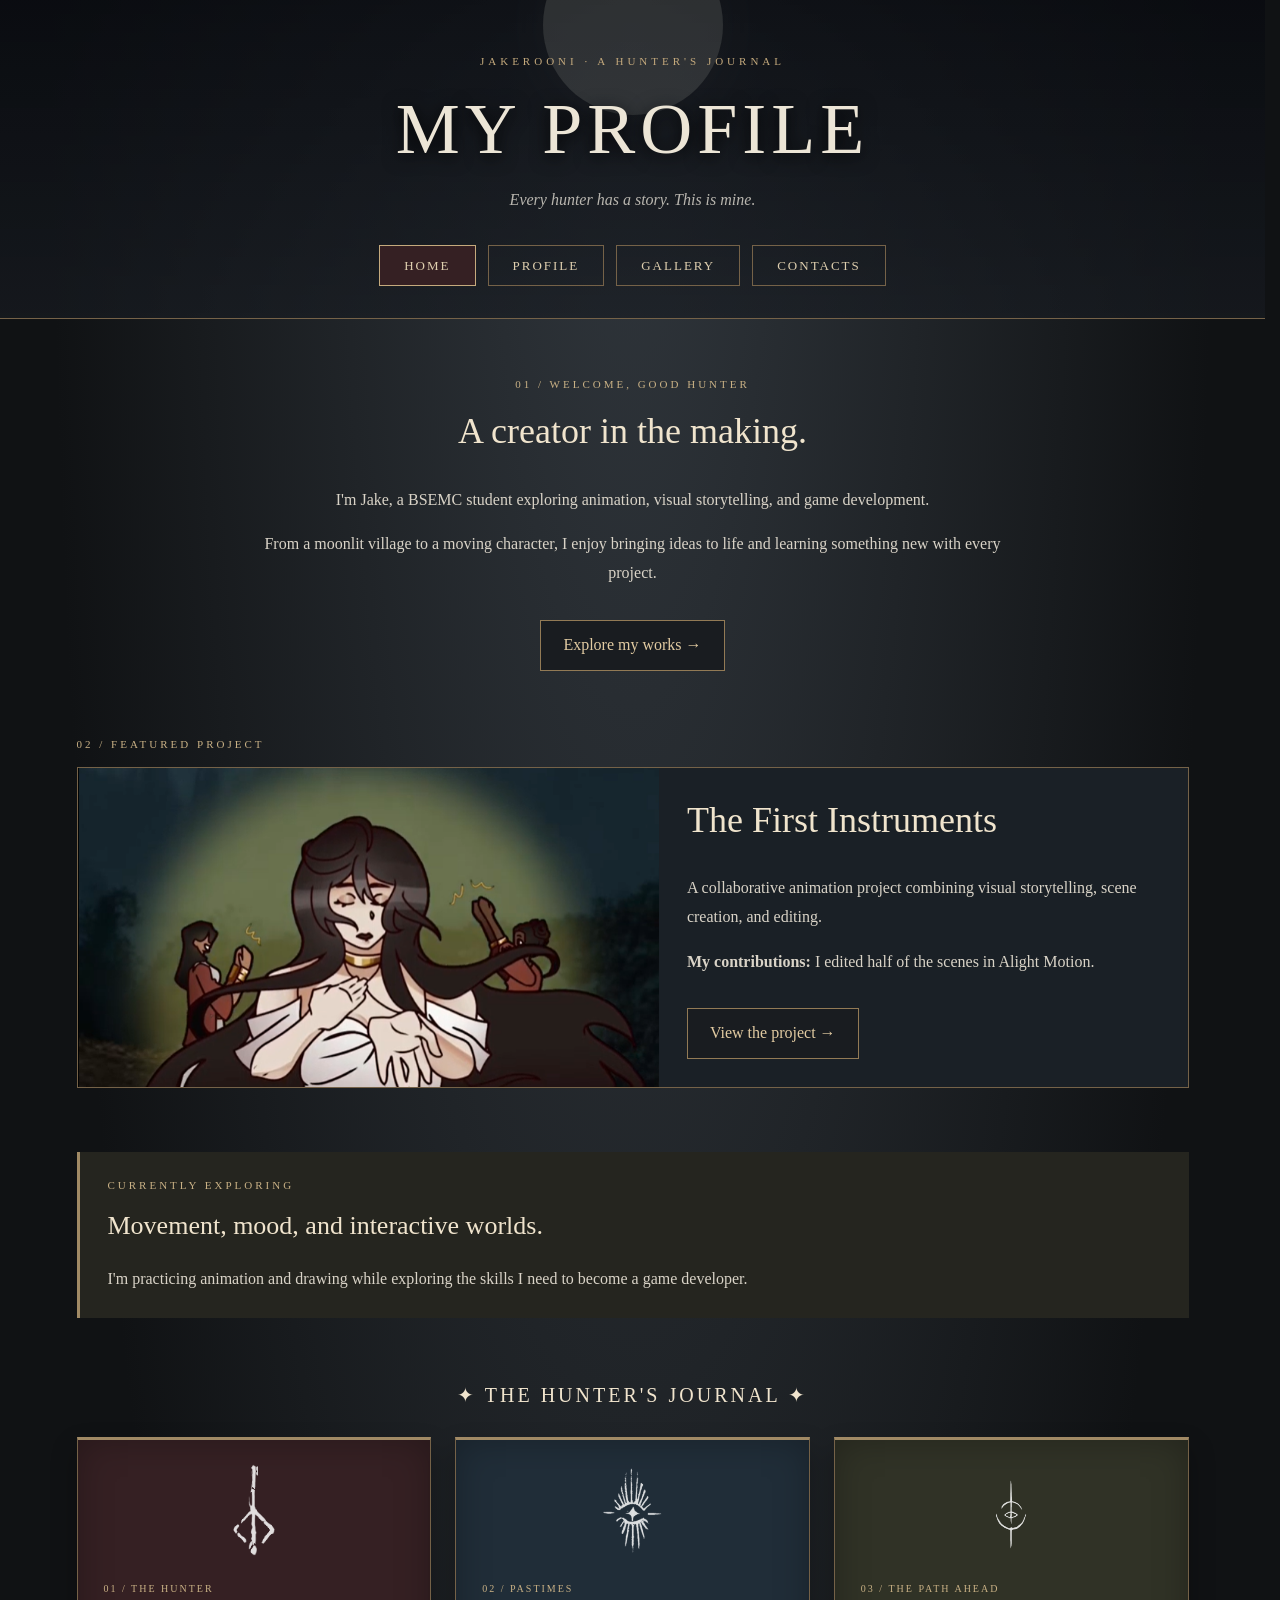
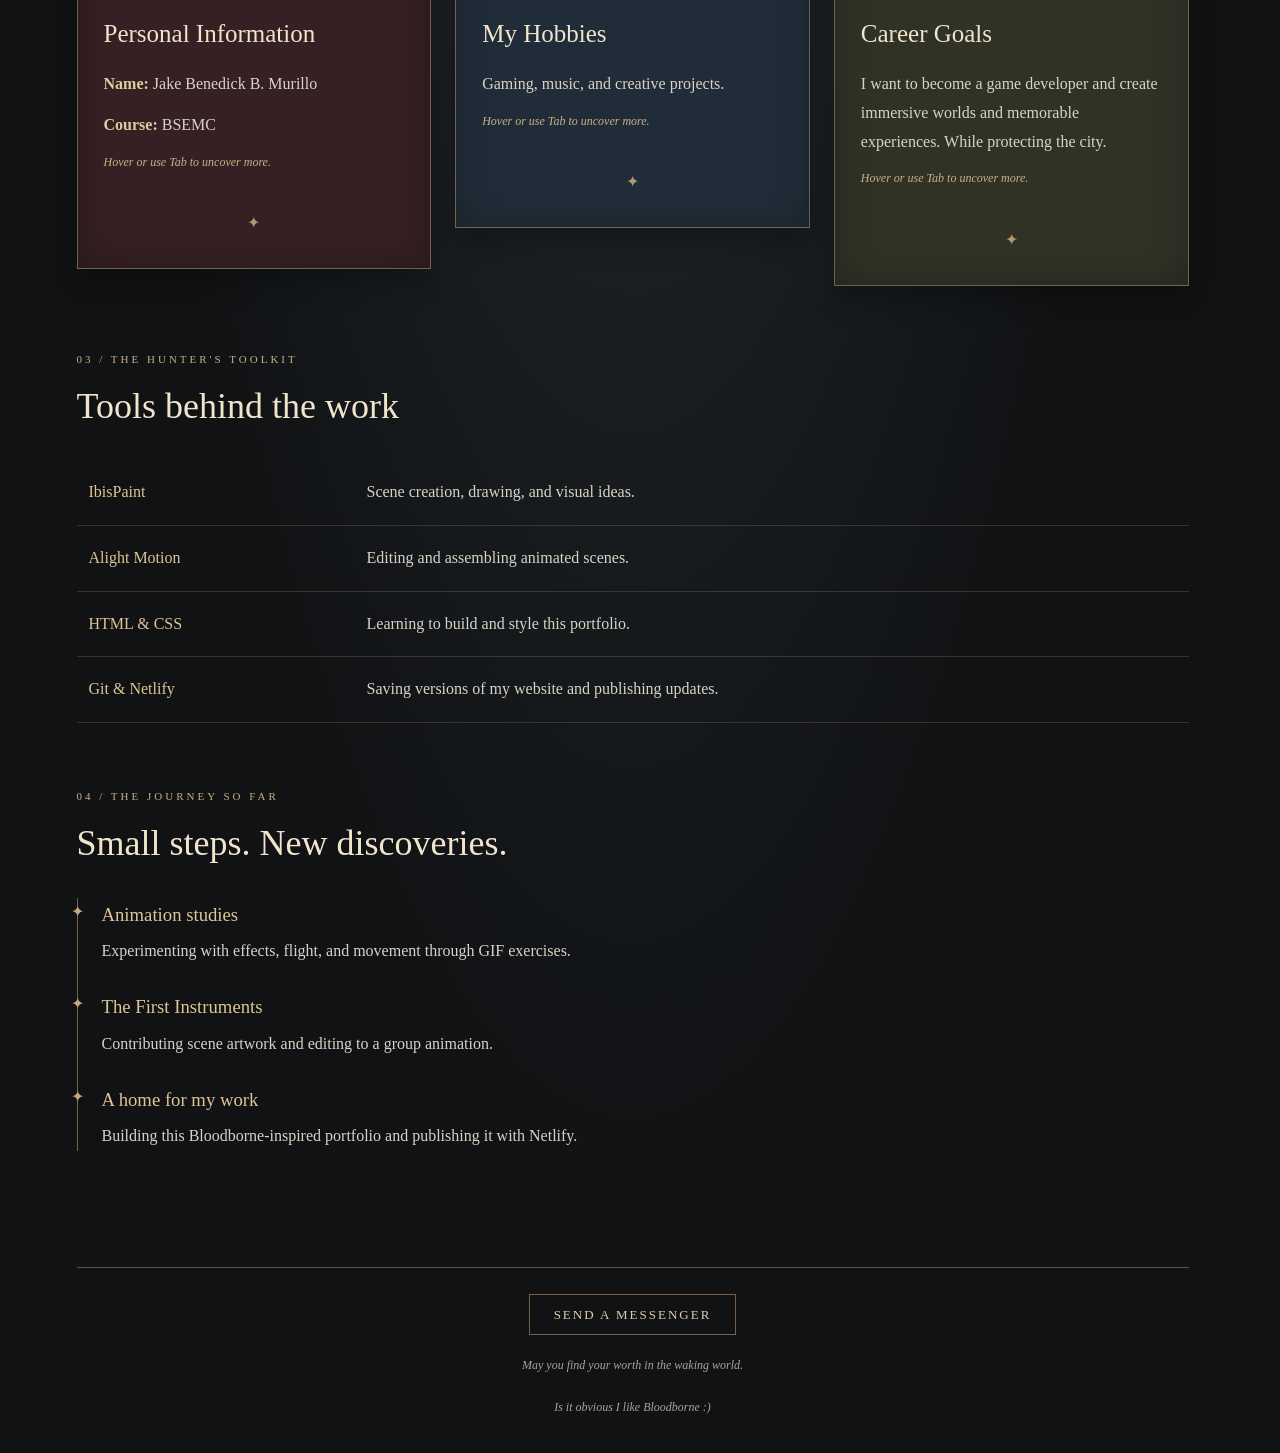
<file: index.html>
<!DOCTYPE html>
<html lang="en">
<head>
  <meta charset="UTF-8">
  <meta name="viewport" content="width=device-width, initial-scale=1.0">
  <title>My Profile | A Hunter's Journal</title>
  <link rel="stylesheet" href="style.css">
</head>
<body>
  <header id="home">
    <p class="eyebrow">Jakerooni · A hunter's journal</p>
    <h1>My Profile</h1>
    <p class="intro">Every hunter has a story. This is mine.</p>
    <nav aria-label="Main navigation">
      <a href="#home" aria-current="page">Home</a>
      <a href="#profile">Profile</a>
      <a href="gallery.html">Gallery</a>
      <button type="button" data-open-contact>Contacts</button>
    </nav>
  </header>

  <main>
    <section class="journal-section welcome" aria-labelledby="welcome-title">
      <p class="collection-label">01 / WELCOME, GOOD HUNTER</p>
      <h2 id="welcome-title">A creator in the making.</h2>
      <p>I'm Jake, a BSEMC student exploring animation, visual storytelling, and game development.</p>
      <p>From a moonlit village to a moving character, I enjoy bringing ideas to life and learning something new with every project.</p>
      <a class="collection-button" href="gallery.html">Explore my works →</a>
    </section>

    <section class="journal-section" aria-labelledby="featured-title">
      <p class="collection-label">02 / FEATURED PROJECT</p>
      <article class="featured-project">
        <a href="gallery.html#animation" aria-label="Explore The First Instruments">
          <img src="images/Screenshot 3.png" alt="A still frame from The First Instruments animatic" decoding="async">
        </a>
        <section>
          <h2 id="featured-title">The First Instruments</h2>
          <p>A collaborative animation project combining visual storytelling, scene creation, and editing.</p>
          <p><strong>My contributions:</strong> I edited half of the scenes in Alight Motion.</p>
          <a class="collection-button" href="gallery.html#animation">View the project →</a>
        </section>
      </article>
    </section>

    <aside class="currently-note">
      <p class="collection-label">CURRENTLY EXPLORING</p>
      <h2>Movement, mood, and interactive worlds.</h2>
      <p>I'm practicing animation and drawing while exploring the skills I need to become a game developer.</p>
    </aside>

    <section id="profile" class="journal-section" aria-labelledby="profile-title">
      <h2 id="profile-title" class="section-title">✦ The Hunter's Journal ✦</h2>
      <!-- Exactly three content divs inside this container. -->
      <div class="container">
        <div class="card personal" tabindex="0" aria-labelledby="personal-title">
          <img class="rune" src="images/hunter-mark.png" alt="" aria-hidden="true">
          <p class="number">01 / THE HUNTER</p>
          <h3 id="personal-title">Personal Information</h3>
          <p><strong>Name:</strong> Jake Benedick B. Murillo</p>
          <p><strong>Course:</strong> BSEMC</p>
          <p class="hint">Hover or use Tab to uncover more.</p>
          <section class="extra" aria-label="More about me"><article>
            <h4>Behind the hunter</h4>
            <p>I am a curious student who enjoys learning new skills, being creative, and turning ideas into something meaningful.</p>
            <p>Like a hunter exploring Yharnam, I approach challenges with patience and determination.</p>
          </article></section>
        </div>
        <div class="card hobbies" tabindex="0" aria-labelledby="hobbies-title">
          <img class="rune" src="images/eye-rune.png" alt="" aria-hidden="true">
          <p class="number">02 / PASTIMES</p>
          <h3 id="hobbies-title">My Hobbies</h3>
          <p>Gaming, music, and creative projects.</p>
          <p class="hint">Hover or use Tab to uncover more.</p>
          <section class="extra" aria-label="More about my hobbies"><article>
            <h4>Beyond the hunt</h4>
            <ul>
              <li>Exploring the world and lore of Bloodborne and other FromSoftware games</li>
              <li>Listening to all kinds of music</li>
              <li>Practicing drawing characters and gothic scenery</li>
              <li>Learning all kinds of new skills</li>
            </ul>
          </article></section>
        </div>
        <div class="card goals" tabindex="0" aria-labelledby="goals-title">
          <img class="rune" src="images/moon-rune.png" alt="" aria-hidden="true">
          <p class="number">03 / THE PATH AHEAD</p>
          <h3 id="goals-title">Career Goals</h3>
          <p>I want to become a game developer and create immersive worlds and memorable experiences. While protecting the city.</p>
          <p class="hint">Hover or use Tab to uncover more.</p>
          <section class="extra" aria-label="More about my career goals"><article>
            <h4>My next steps</h4>
            <ul>
              <li>Learn game programming and strengthen my coding skills</li>
              <li>Build a portfolio of playable game projects</li>
              <li>Explore game engines like Unity or Godot</li>
              <li>Create games with engaging stories and gameplay</li>
            </ul>
          </article></section>
        </div>
      </div>
    </section>

    <section class="journal-section" aria-labelledby="toolkit-title">
      <p class="collection-label">03 / THE HUNTER'S TOOLKIT</p>
      <h2 id="toolkit-title">Tools behind the work</h2>
      <dl class="toolkit">
        <dt>IbisPaint</dt><dd>Scene creation, drawing, and visual ideas.</dd>
        <dt>Alight Motion</dt><dd>Editing and assembling animated scenes.</dd>
        <dt>HTML &amp; CSS</dt><dd>Learning to build and style this portfolio.</dd>
        <dt>Git &amp; Netlify</dt><dd>Saving versions of my website and publishing updates.</dd>
      </dl>
    </section>

    <section class="journal-section" aria-labelledby="journey-title">
      <p class="collection-label">04 / THE JOURNEY SO FAR</p>
      <h2 id="journey-title">Small steps. New discoveries.</h2>
      <ul class="journey-list">
        <li><h3>Animation studies</h3><p>Experimenting with effects, flight, and movement through GIF exercises.</p></li>
        <li><h3>The First Instruments</h3><p>Contributing scene artwork and editing to a group animation.</p></li>
        <li><h3>A home for my work</h3><p>Building this Bloodborne-inspired portfolio and publishing it with Netlify.</p></li>
      </ul>
    </section>
  </main>
  <footer id="contacts">
    <button class="messenger-trigger" type="button" data-open-contact>Send a Messenger</button>
    <p class="note">May you find your worth in the waking world.</p>
    <p class="note">Is it obvious I like Bloodborne :)</p>
  </footer>
  <script src="eyes.js" defer></script>
  <script src="site.js" defer></script>
</body>
</html>
</file>
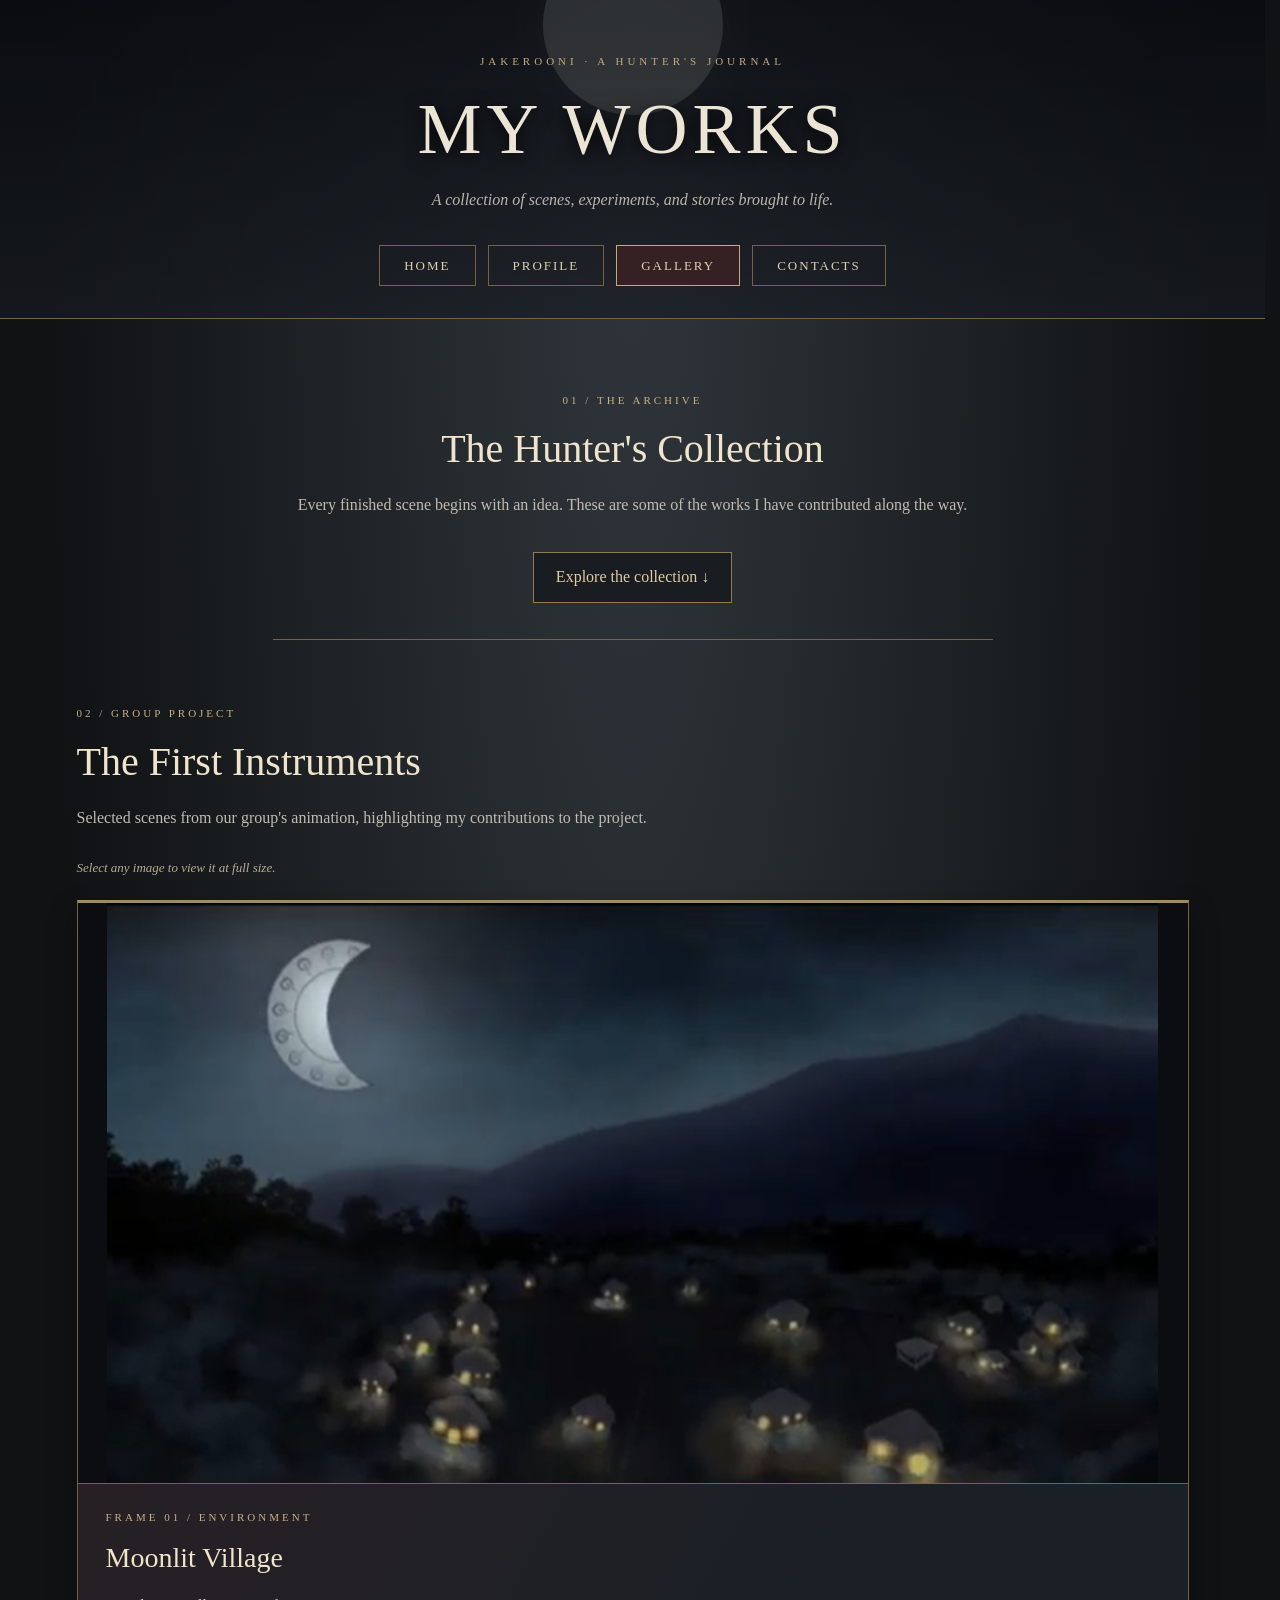
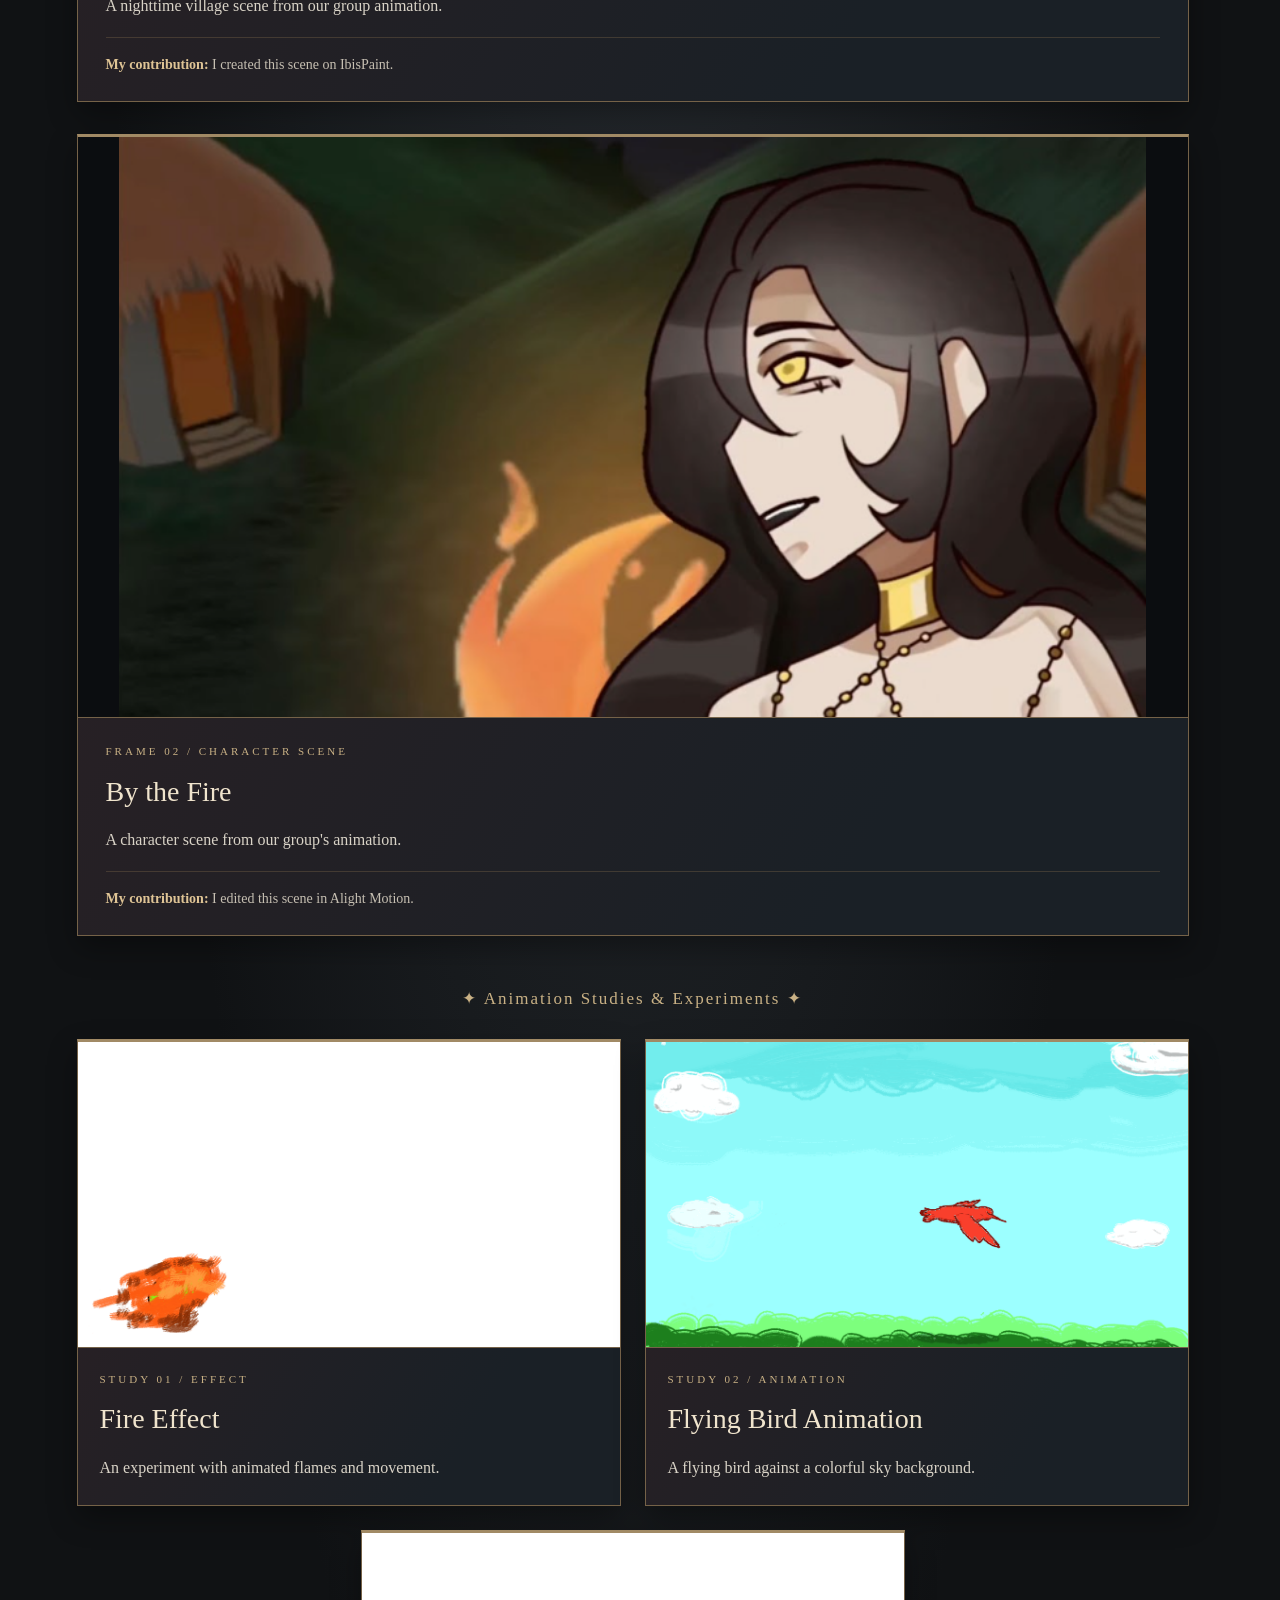
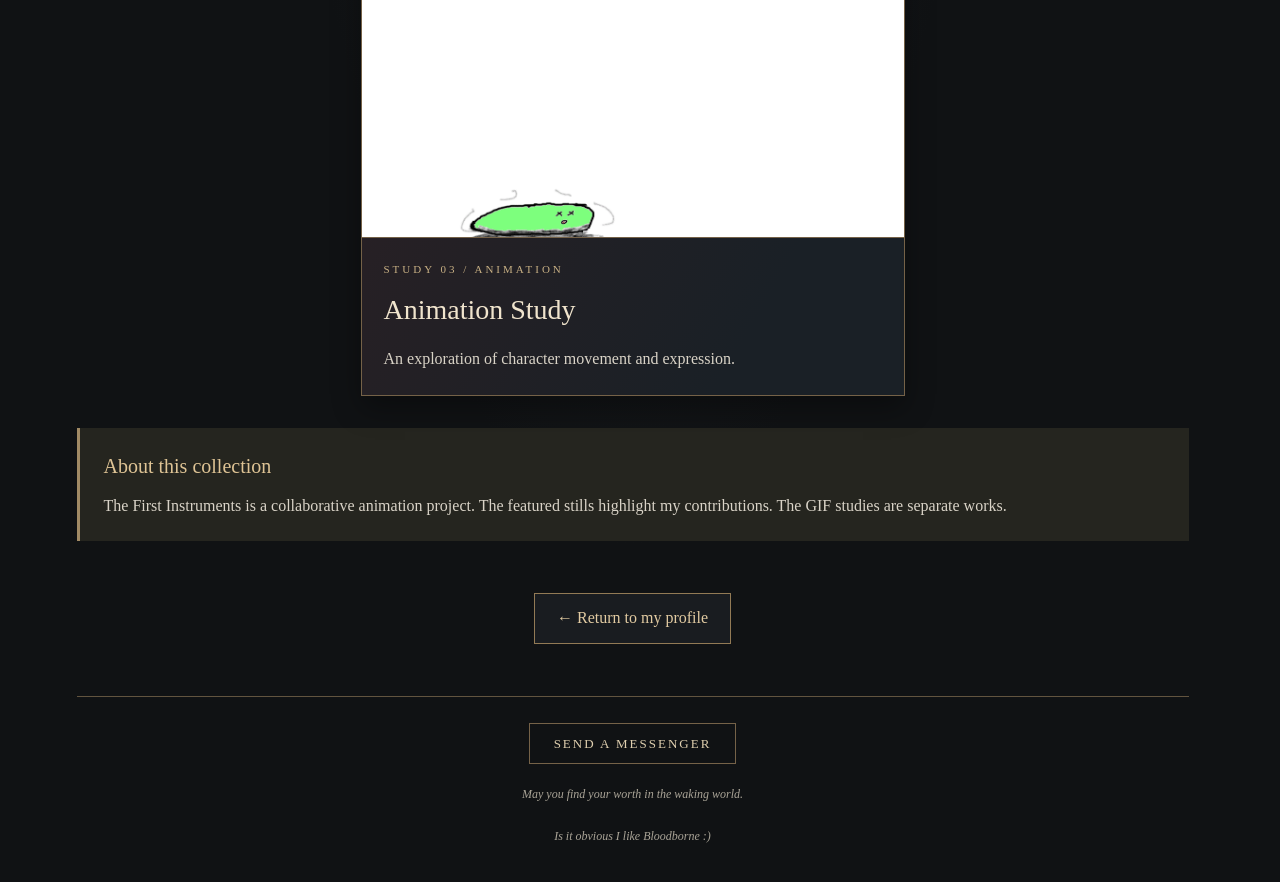
<file: gallery.html>
<!DOCTYPE html>
<html lang="en">
<head>
  <meta charset="UTF-8">
  <meta name="viewport" content="width=device-width, initial-scale=1.0">
  <title>My Works | A Hunter's Journal</title>
  <link rel="stylesheet" href="style.css">
</head>
<body>

  <header id="home">
    <p class="eyebrow">Jakerooni · A hunter's journal</p>
    <h1>My Works</h1>

    <p class="intro">
      A collection of scenes, experiments, and stories brought to life.
    </p>

    <nav aria-label="Main navigation">
      <a href="index.html#home">Home</a>
      <a href="index.html#profile">Profile</a>
      <a href="gallery.html" aria-current="page">Gallery</a>
      <button type="button" data-open-contact>Contacts</button>
    </nav>
  </header>

  <main class="collection">

    <section class="collection-opening"
             aria-labelledby="collection-title">
      <p class="collection-label">01 / THE ARCHIVE</p>
      <h2 id="collection-title">The Hunter's Collection</h2>

      <p>
        Every finished scene begins with an idea.
        These are some of the works I have contributed along the way.
      </p>

      <a class="collection-button" href="#animation">
        Explore the collection ↓
      </a>
    </section>

    <section id="animation" aria-labelledby="animation-title">

      <header class="collection-heading">
        <p class="collection-label">02 / GROUP PROJECT</p>
        <h2 id="animation-title">The First Instruments</h2>

        <p>
          Selected scenes from our group's animation,
          highlighting my contributions to the project.
        </p>
      </header>

      <p class="collection-tip">
        Select any image to view it at full size.
      </p>

      <section class="collection-scenes"
               aria-label="Scenes from The First Instruments">

        <article class="collection-piece">
          <a class="collection-image-link"
             href="images/Screenshot 2.png"
             aria-label="View Moonlit Village at full size">

            <img class="collection-image"
                 src="images/Screenshot 2.png"
                 alt="A village with glowing windows beneath a crescent moon"
                 decoding="async">
          </a>

          <section class="collection-caption">
            <p class="collection-label">FRAME 01 / ENVIRONMENT</p>
            <h3>Moonlit Village</h3>
            <p>A nighttime village scene from our group animation.</p>

            <!-- Replace this sentence with your actual role. -->
            <p class="collection-credit">
              <strong>My contribution:</strong>
              I created this scene on IbisPaint.
            </p>
          </section>
        </article>

        <article class="collection-piece">
          <a class="collection-image-link"
             href="images/Screenshot 1.png"
             aria-label="View By the Fire at full size">

            <img class="collection-image"
                 src="images/Screenshot 1.png"
                 alt="A dark-haired animated character beside a warm flame"
                 loading="lazy"
                 decoding="async">
          </a>

          <section class="collection-caption">
            <p class="collection-label">FRAME 02 / CHARACTER SCENE</p>
            <h3>By the Fire</h3>
            <p>A character scene from our group's animation.</p>

            <p class="collection-credit">
              <strong>My contribution:</strong>
              I edited this scene in Alight Motion.
            </p>
          </section>
        </article>

      </section>
    </section>

    <section aria-labelledby="studies-title">
      <h2 id="studies-title" class="collection-subheading">
        ✦ Animation Studies &amp; Experiments ✦
      </h2>

      <!-- Two cards on top; the third centered underneath. -->
      <section class="collection-details"
               aria-label="Independent animation studies">

        <article class="collection-piece">
          <a class="collection-image-link"
             href="images/murillo pickleball.gif"
             aria-label="View Fire Effect at full size">

            <img class="collection-image"
                 src="images/murillo pickleball.gif"
                 alt="An animated orange and yellow fire effect"
                 loading="lazy">
          </a>

          <section class="collection-caption">
            <p class="collection-label">STUDY 01 / EFFECT</p>
            <h3>Fire Effect</h3>
            <p>An experiment with animated flames and movement.</p>
          </section>
        </article>

        <article class="collection-piece">
          <a class="collection-image-link"
             href="images/Murillo - Flying Bird Animation.gif"
             aria-label="View Sky Animation at full size">

            <img class="collection-image"
                 src="images/Murillo - Flying Bird Animation.gif"
                 alt="An animated red bird flying across a bright sky"
                 loading="lazy">
          </a>

          <section class="collection-caption">
            <p class="collection-label">STUDY 02 / ANIMATION</p>
            <h3>Flying Bird Animation</h3>
            <p>A flying bird against a colorful sky background.</p>
          </section>
        </article>

        <article class="collection-piece">
          <a class="collection-image-link"
             href="images/Murillo - Bouncing Ball.gif"
             aria-label="View Animation Study at full size">

            <img class="collection-image"
                 src="images/Murillo - Bouncing Ball.gif"
                 alt="An animated green character study"
                 loading="lazy">
          </a>

          <section class="collection-caption">
            <p class="collection-label">STUDY 03 / ANIMATION</p>
            <h3>Animation Study</h3>
            <p>An exploration of character movement and expression.</p>
          </section>
        </article>

      </section>
    </section>

    <aside class="collection-project-note">
      <h3>About this collection</h3>
      <p>
        The First Instruments is a collaborative animation project.
        The featured stills highlight my contributions.
        The GIF studies are separate works.
      </p>
    </aside>

    <p class="collection-back">
      <a class="collection-button" href="index.html#profile">
        ← Return to my profile
      </a>
    </p>

  </main>

  <footer id="contacts">
    <button class="messenger-trigger" type="button" data-open-contact>Send a Messenger</button>
    <p class="note">May you find your worth in the waking world.</p>
    <p class="note">Is it obvious I like Bloodborne :)</p>
  </footer>

  <!-- Open, animated eyes on the gallery page. -->
  <script src="eyes.js" data-awake="true" defer></script>
  <script src="site.js" defer></script>
</body>
</html>
</file>
<file: style.css>
* {
  box-sizing: border-box;
}

body {
  margin: 0;
  isolation: isolate;
  background-color: #101214;
  background-image:
    radial-gradient(ellipse at top, #30363c, transparent 65%);
  color: #d9d3c7;
  font-family: Georgia, "Times New Roman", serif;
  line-height: 1.8;
}

/* HEADER */

header {
  position: relative;
  overflow: hidden;
  padding: 52px 24px 32px;
  border-bottom: 1px solid #756248;
  background: linear-gradient(180deg, #090b10cc, #181c22aa);
  text-align: center;
}

header::before {
  content: "";
  position: absolute;
  top: -65px;
  left: calc(50% - 90px);
  width: 180px;
  height: 180px;
  border-radius: 50%;
  background: #c4c6bb;
  box-shadow: 0 0 70px #b9c4cb33;
  opacity: 0.16;
  pointer-events: none;
}

header > * {
  position: relative;
}

.eyebrow {
  margin: 0;
  color: #c5aa7d;
  font-size: 11px;
  letter-spacing: 4px;
  text-transform: uppercase;
}

h1 {
  margin: 14px 0;
  color: #ece5d6;
  font-size: clamp(38px, 7vw, 72px);
  font-weight: normal;
  line-height: 1.2;
  letter-spacing: 5px;
  text-transform: uppercase;
  text-shadow: 0 3px 18px #000;
}

.intro {
  margin: 12px auto 30px;
  color: #b9b6af;
  font-style: italic;
}

/* NAVIGATION */

nav {
  display: flex;
  flex-wrap: wrap;
  justify-content: center;
  gap: 12px;
}

nav a {
  padding: 8px 24px;
  border: 1px solid #756248;
  color: #dfcfaf;
  font-size: 13px;
  letter-spacing: 2px;
  text-decoration: none;
  text-transform: uppercase;
  transition: background-color 180ms, border-color 180ms;
}

nav a:hover,
nav a:focus-visible {
  border-color: #b2986f;
  background-color: #59292c;
}

nav a[aria-current="page"] {
  border-color: #c5aa7d;
  background-color: #352023;
}

a:focus-visible,
.card:focus-visible {
  outline: 2px solid #dbc394;
  outline-offset: 5px;
}

/* SHARED LAYOUT */

main {
  width: 100%;
  max-width: 1160px;
  margin: auto;
  padding: 44px 24px 52px;
}

.section-title {
  margin: 0 0 28px;
  color: #bdab8c;
  font-size: 16px;
  font-weight: normal;
  letter-spacing: 3px;
  text-align: center;
  text-transform: uppercase;
}

/* PROFILE CARDS */

.container {
  display: flex;
  align-items: flex-start;
  gap: 24px;
}

.card {
  position: relative;
  isolation: isolate;
  overflow: hidden;
  flex: 1;
  min-width: 0;
  padding: 140px 26px 30px;
  border: 1px solid #756248;
  border-top: 3px solid #a18a65;
  box-shadow: inset 0 0 35px #0004, 0 12px 24px #0004;
  transition: border-color 250ms, box-shadow 250ms;
}

.card:hover,
.card:focus-within {
  border-color: #dbc394;
  box-shadow: inset 0 0 35px #0004, 0 14px 30px #0008;
}

.card > :not(.rune) {
  position: relative;
  z-index: 1;
}

.card::after {
  content: "✦";
  position: relative;
  z-index: 1;
  display: block;
  margin-top: 24px;
  color: #b29971;
  text-align: center;
}

.personal {
  background-color: #352023;
}

.hobbies {
  background-color: #202d38;
}

.goals {
  background-color: #303226;
}

/* RUNES */

.card .rune {
  position: absolute;
  z-index: 0;
  top: 18px;
  left: 50%;
  width: 90px;
  height: 104px;
  object-fit: contain;
  transform: translateX(-50%);
  opacity: 0.85;
  pointer-events: none;
  mix-blend-mode: screen;
  transition:
    top 600ms ease,
    width 600ms ease,
    height 600ms ease,
    opacity 600ms ease;
}

/* Preserves the filters from your supplied stylesheet. */
.personal .rune,
.goals .rune {
  filter: invert(1) grayscale(1) contrast(3);
}

.card:hover .rune,
.card:focus-within .rune {
  top: 0;
  width: 100%;
  height: 100%;
  object-fit: contain;
  opacity: 0.12;
}

.card .number {
  margin: 0 0 20px;
  color: #c9b185;
  font-size: 10px;
  letter-spacing: 2px;
}

.card h3 {
  margin: 0 0 20px;
  color: #f0e4cd;
  font-size: 25px;
  font-weight: normal;
  line-height: 1.3;
}

.card p {
  margin: 0 0 12px;
}

.card strong {
  color: #e2cba2;
}

.card ul {
  margin: 0;
  padding-left: 19px;
}

.card li + li {
  margin-top: 9px;
}

.card li::marker {
  color: #bda171;
}

.hint {
  color: #c9b185;
  font-size: 12px;
  font-style: italic;
}

/* EXPANDING DETAILS */

.extra {
  display: grid;
  grid-template-rows: 0fr;
  visibility: hidden;
  transition: grid-template-rows 350ms ease, visibility 350ms;
}

.extra > article {
  min-height: 0;
  overflow: hidden;
}

.extra h4 {
  margin: 16px 0 10px;
  color: #e2cba2;
  font-weight: normal;
}

.card:hover .extra,
.card:focus-within .extra {
  grid-template-rows: 1fr;
  visibility: visible;
}

/* FOOTER */

footer {
  max-width: 1112px;
  margin: 0 auto;
  padding: 26px 24px 34px;
  border-top: 1px solid #62543f;
  text-align: center;
}

footer h2 {
  margin: 0 0 8px;
  color: #d7c39e;
  font-size: 22px;
  font-weight: normal;
}

footer p {
  margin: 0;
  overflow-wrap: anywhere;
}

footer a {
  color: #dfc495;
  text-underline-offset: 4px;
}

.note {
  margin-top: 20px;
  color: #aaa497;
  font-size: 12px;
  font-style: italic;
}

/* GALLERY INTRODUCTION */

.collection-opening {
  max-width: 720px;
  margin: 0 auto 64px;
  padding: 28px 0 36px;
  border-bottom: 1px solid #756248;
  text-align: center;
}

.collection-label {
  margin: 0 0 12px;
  color: #c9b185;
  font-size: 11px;
  letter-spacing: 3px;
  text-transform: uppercase;
}

.collection-opening h2,
.collection-heading h2 {
  margin: 0 0 16px;
  color: #f0e4cd;
  font-size: clamp(28px, 4vw, 40px);
  font-weight: normal;
  line-height: 1.3;
}

.collection-opening > p:not(.collection-label) {
  color: #c1bbb0;
}

.collection-button {
  display: inline-block;
  margin-top: 16px;
  padding: 10px 22px;
  border: 1px solid #927a55;
  background-color: #191c20;
  color: #e2cba2;
  text-decoration: none;
  transition: background-color 250ms, border-color 250ms;
}

.collection-button:hover,
.collection-button:focus-visible {
  border-color: #dbc394;
  background-color: #352023;
}

/* Remove the moon decoration from the gallery section header. */
.collection .collection-heading {
  padding: 0 0 24px;
  border: 0;
  background: none;
  text-align: left;
}

.collection .collection-heading::before {
  content: none;
}

.collection-heading > p:last-child {
  max-width: 720px;
  margin-bottom: 0;
  color: #c1bbb0;
}

.collection-tip {
  margin: 0 0 20px;
  color: #b9ab94;
  font-size: 13px;
  font-style: italic;
}

/* FEATURED GROUP-ANIMATION SCENES */

.collection-scenes {
  display: grid;
  gap: 32px;
}

.collection-piece {
  min-width: 0;
  overflow: hidden;
  border: 1px solid #756248;
  border-top: 3px solid #a18a65;
  background-color: #1a2026;
  box-shadow: 0 12px 28px #0005;
  transition: border-color 250ms, box-shadow 250ms;
}

.collection-piece:hover,
.collection-piece:focus-within {
  border-color: #d0b785;
  box-shadow: 0 16px 34px #0008;
}

.collection-image-link {
  display: block;
  background-color: #0b0d10;
}

.collection-image-link:focus-visible {
  outline-offset: -5px;
}

.collection-image {
  display: block;
  width: 100%;
  height: auto;
  max-height: 580px;
  object-fit: contain;
}

.collection-caption {
  padding: 24px 28px;
  border-top: 1px solid #756248;
  background:
    linear-gradient(120deg, #35202377, transparent 70%);
}

.collection-caption h3 {
  margin: 0 0 12px;
  color: #f0e4cd;
  font-size: 28px;
  font-weight: normal;
  line-height: 1.3;
}

.collection-caption > p:last-child {
  margin-bottom: 0;
}

.collection-credit {
  padding-top: 14px;
  border-top: 1px solid #75624866;
  color: #c6bfb2;
  font-size: 14px;
}

.collection-credit strong {
  color: #dfc495;
}

/* GIF STUDIES: UPSIDE-DOWN PYRAMID */

.collection-subheading {
  margin: 48px 0 24px;
  color: #c9b185;
  font-size: 17px;
  font-weight: normal;
  letter-spacing: 2px;
  text-align: center;
}

.collection-details {
  display: grid;
  grid-template-columns: repeat(4, minmax(0, 1fr));
  align-items: start;
  gap: 24px;
}

.collection-details > .collection-piece {
  grid-column: span 2;
}

.collection-details > .collection-piece:last-child {
  grid-column: 2 / 4;
}

.collection-details .collection-image {
  aspect-ratio: 16 / 9;
  max-height: none;
  object-fit: contain;
}

.collection-details .collection-caption {
  padding: 22px;
}

.collection-project-note {
  margin-top: 32px;
  padding: 20px 24px;
  border-left: 3px solid #a18a65;
  background-color: #25251f;
}

.collection-project-note h3 {
  margin: 0 0 8px;
  color: #dfc495;
  font-size: 20px;
  font-weight: normal;
}

.collection-project-note p {
  margin: 0;
}

.collection-back {
  margin: 36px 0 0;
  text-align: center;
}

/* DECORATIVE EYE WALL */

#eye-wall {
  position: fixed;
  inset: 0;
  z-index: -1;
  width: 100%;
  height: 100%;
  pointer-events: none;
}

/* RESPONSIVE LAYOUT */

@media (max-width: 900px) {
  #eye-wall {
    display: none;
  }
}

@media (max-width: 760px) {
  .container {
    flex-direction: column;
  }

  .card {
    width: 100%;
  }

  h1 {
    letter-spacing: 2px;
  }
}

@media (max-width: 700px) {
  .collection-details {
    grid-template-columns: 1fr;
  }

  .collection-details > .collection-piece,
  .collection-details > .collection-piece:last-child {
    grid-column: 1 / -1;
  }

  .collection-opening {
    margin-bottom: 40px;
  }

  .collection-caption {
    padding: 20px;
  }
}

/* Touch devices show profile details automatically. */
@media (hover: none), (max-width: 760px) {
  .card {
    padding-top: 30px;
  }

  .extra {
    grid-template-rows: 1fr;
    visibility: visible;
  }

  .hint {
    display: none;
  }

  .card .rune {
    top: 0;
    width: 100%;
    height: 100%;
    object-fit: contain;
    opacity: 0.12;
  }
}

/* Respect reduced-motion preferences. */
@media (prefers-reduced-motion: reduce) {
  nav a,
  .card,
  .extra,
  .card .rune,
  .collection-button,
  .collection-piece {
    transition: none;
  }
}/* HOME SECTIONS AND CONTACT POPUP */
html { scrollbar-gutter: stable; }
nav button, .messenger-trigger {
  padding: 8px 24px;
  border: 1px solid #756248;
  background: transparent;
  color: #dfcfaf;
  font: inherit;
  font-size: 13px;
  letter-spacing: 2px;
  text-transform: uppercase;
  cursor: pointer;
  transition: background-color 180ms, border-color 180ms;
}
nav button:hover, .messenger-trigger:hover {
  border-color: #b2986f;
  background: #59292c;
}
button:focus-visible, summary:focus-visible {
  outline: 2px solid #dbc394;
  outline-offset: 5px;
}
button.collection-button { font: inherit; cursor: pointer; }
.journal-section { margin-bottom: 64px; }
#profile { scroll-margin-top: 24px; }
.journal-section h2, .currently-note h2 {
  margin-top: 0;
  color: #f0e4cd;
  font-size: clamp(26px, 4vw, 36px);
  font-weight: normal;
  line-height: 1.35;
}
.journal-section .section-title { font-size: 20px; }
.welcome { max-width: 740px; margin: 12px auto 64px; text-align: center; }
.featured-project {
  display: grid;
  grid-template-columns: 1.1fr 1fr;
  border: 1px solid #756248;
  background: #1a2026;
}
.featured-project > a { display: grid; align-items: center; background: #0b0d10; }
.featured-project img { display: block; width: 100%; height: auto; }
.featured-project > section { padding: 28px; }
.currently-note {
  margin: 0 0 64px;
  padding: 24px 28px;
  border-left: 3px solid #a18a65;
  background: #25251f;
}
.currently-note h2 { font-size: 26px; }
.currently-note p:last-child { margin-bottom: 0; }
.toolkit { display: grid; grid-template-columns: minmax(130px, 1fr) 3fr; margin: 0; }
.toolkit dt, .toolkit dd { margin: 0; padding: 18px 12px; border-bottom: 1px solid #75624866; }
.toolkit dt { color: #dfc495; }
.journey-list { margin: 0; padding: 0 0 0 24px; border-left: 1px solid #756248; list-style: none; }
.journey-list li { position: relative; margin: 0 0 24px; }
.journey-list li::before { content: '✦'; position: absolute; left: -31px; color: #c5aa7d; }
.journey-list h3 { margin-bottom: 6px; color: #dfc495; font-weight: normal; }
.journey-list p { margin-top: 0; }
body.messenger-open { overflow: hidden; }
.messenger-dialog {
  position: fixed;
  width: min(560px, calc(100% - 32px));
  max-height: calc(100dvh - 48px);
  margin: auto;
  padding: 44px 30px 28px;
  overflow: auto;
  border: 1px solid #a18a65;
  border-top: 3px solid #c5aa7d;
  background: radial-gradient(ellipse at top, #30313a, #15181c 75%);
  color: #d9d3c7;
  box-shadow: 0 24px 90px #000b;
}
.messenger-dialog::backdrop { background: #030507cc; backdrop-filter: blur(5px); }
.messenger-dialog h2 { margin: 0 0 16px; color: #f0e4cd; font-size: 32px; font-weight: normal; line-height: 1.3; }
.messenger-close { position: absolute; top: 8px; right: 12px; width: 38px; height: 38px; border: 0; background: transparent; color: #dfc495; font-size: 28px; cursor: pointer; }
.messenger-email { overflow-wrap: anywhere; }
.messenger-email a { color: #dfc495; user-select: all; }
.messenger-actions { display: flex; flex-wrap: wrap; gap: 12px; }
.messenger-actions .collection-button { margin-top: 0; }
.copy-status { min-height: 1.8em; font-size: 13px; color: #d1c09a; }
.messenger-support { margin-top: 20px; padding-top: 16px; border-top: 1px solid #756248; font-size: 13px; }
.messenger-support summary { color: #bfb19a; cursor: pointer; }
@media (max-width: 700px) {
  .featured-project { grid-template-columns: 1fr; }
  .toolkit { grid-template-columns: 1fr; }
  .toolkit dt { padding-bottom: 0; border-bottom: 0; }
  .toolkit dd { padding-top: 4px; }
  .messenger-dialog { padding: 44px 20px 24px; }
}
@media (prefers-reduced-motion: reduce) {
  nav button, .messenger-trigger { transition: none; }
}
.messenger-dialog::backdrop {
  background: rgb(3 5 7 / 45%);
  backdrop-filter: none;
}
</file>
